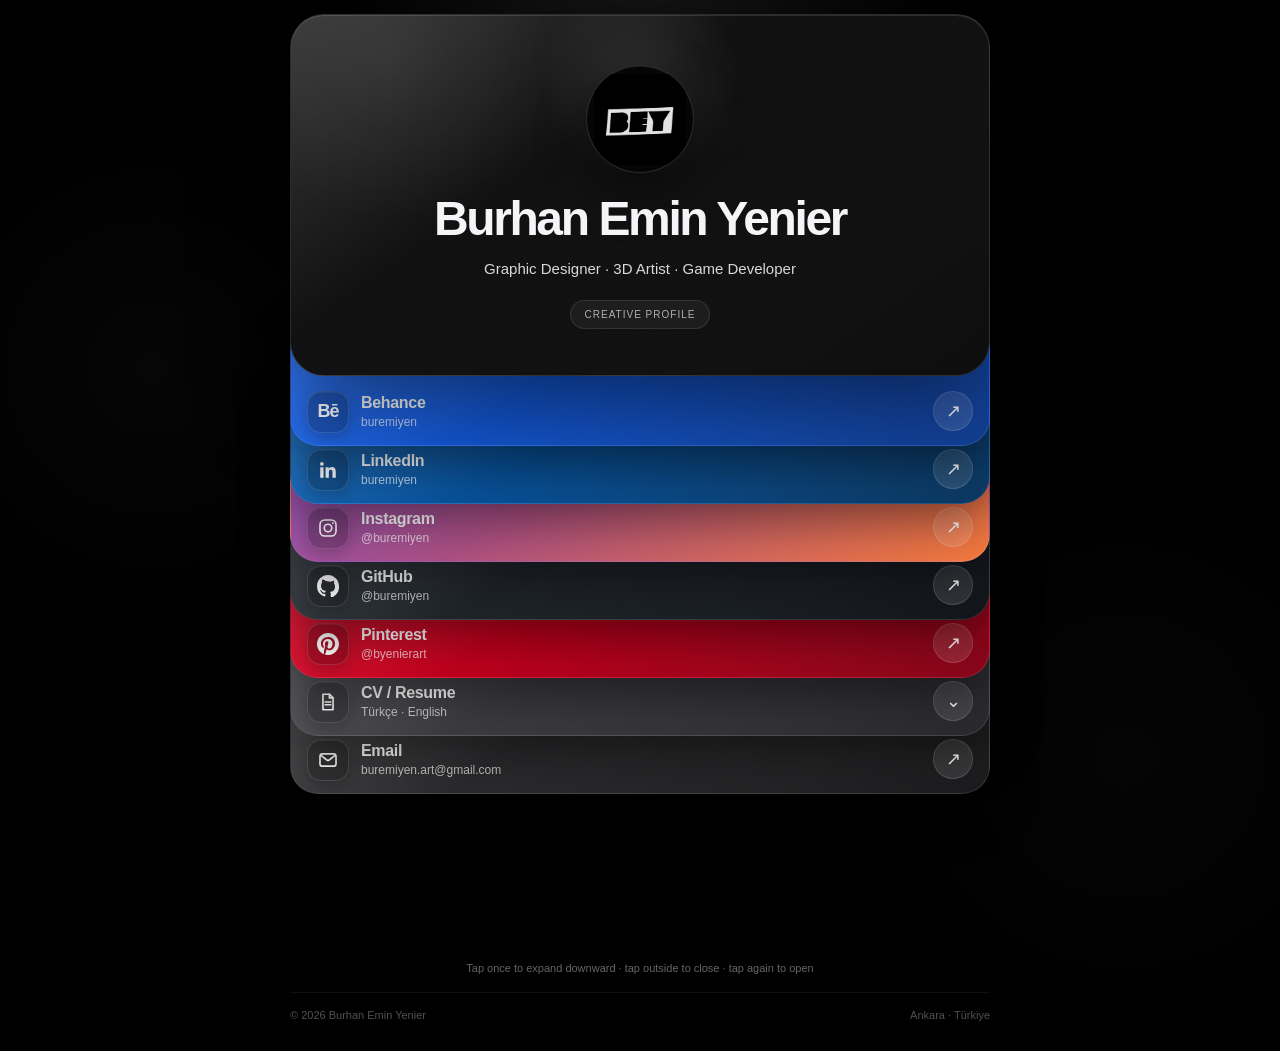
<file: index.html>
<!doctype html>
<html lang="en">
<head>
<meta charset="utf-8">
<meta name="viewport" content="width=device-width,initial-scale=1,viewport-fit=cover">
<meta name="theme-color" content="#000000">
<meta name="color-scheme" content="dark">
<meta name="description" content="Burhan Emin Yenier — Graphic Designer, 3D Artist and Game Developer.">
<meta property="og:title" content="Burhan Emin Yenier">
<meta property="og:description" content="Graphic Designer · 3D Artist · Game Developer">
<meta property="og:type" content="website">
<meta property="og:url" content="https://buremiyen.github.io/">
<meta property="og:image" content="https://buremiyen.github.io/IMG_0271.jpg">
<link rel="canonical" href="https://buremiyen.github.io/">
<link rel="icon" href="IMG_0271.jpg">
<link rel="apple-touch-icon" href="IMG_0271.jpg">
<title>Burhan Emin Yenier</title>
<style>
:root{--text:#f5f5f7;--muted:#8e8e93;--ease:cubic-bezier(.22,.61,.36,1);--page-bg:#000000}
*{box-sizing:border-box;-webkit-tap-highlight-color:transparent}
html,body{margin:0;background:var(--page-bg);color:var(--text);font-family:-apple-system,BlinkMacSystemFont,"SF Pro Display","SF Pro Text","Helvetica Neue",Arial,sans-serif}
body{min-height:100svh;overflow-x:hidden;background:radial-gradient(circle at 50% -8%,rgba(255,255,255,.10),transparent 25%),radial-gradient(circle at 12% 35%,rgba(255,255,255,.025),transparent 20%),radial-gradient(circle at 88% 72%,rgba(255,255,255,.018),transparent 22%),var(--page-bg);-webkit-font-smoothing:antialiased}
.page{width:min(720px,100%);margin:0 auto;padding:14px 10px calc(30px + env(safe-area-inset-bottom))}
.profile-card{position:relative;z-index:10;min-height:360px;overflow:hidden;border-radius:34px;border:1px solid rgba(255,255,255,.13);background:radial-gradient(circle at 50% 18%,rgba(255,255,255,.10),transparent 22%),radial-gradient(circle at 14% 12%,rgba(255,255,255,.05),transparent 24%),linear-gradient(145deg,#171719,#080809);box-shadow:0 28px 90px rgba(0,0,0,.55),inset 0 1px 0 rgba(255,255,255,.12);transition:transform .8s var(--ease),opacity .7s ease,filter .7s ease}
.profile-card::before{content:"";position:absolute;inset:0;pointer-events:none;background:linear-gradient(145deg,rgba(255,255,255,.15),transparent 38%,rgba(255,255,255,.025) 74%)}
.profile-inner{position:relative;z-index:1;min-height:360px;padding:30px 20px 26px;display:flex;flex-direction:column;align-items:center;justify-content:center;text-align:center}
.logo-ring{width:108px;height:108px;margin-bottom:22px;border-radius:50%;overflow:hidden;display:grid;place-items:center;background:#050506;border:1px solid rgba(255,255,255,.15);box-shadow:0 18px 52px rgba(0,0,0,.45),inset 0 1px 0 rgba(255,255,255,.08)}
.logo-ring img{width:86%;height:auto;display:block}.profile-name{margin:0;font-size:clamp(30px,7vw,48px);line-height:1.02;font-weight:700;letter-spacing:-.05em}.profile-role{margin:14px 0 0;color:rgba(255,255,255,.84);font-size:15px;line-height:1.5}.profile-chip{margin-top:19px;padding:8px 14px;border-radius:999px;border:1px solid rgba(255,255,255,.10);background:rgba(255,255,255,.05);color:rgba(255,255,255,.65);font-size:10px;letter-spacing:.10em}
.stack-section{position:relative;z-index:1;margin-top:-34px}.wallet{position:relative;height:560px;perspective:1200px}.card{--i:0;--peek:58px;--base:-22px;position:absolute;left:0;right:0;top:calc(var(--base) + var(--i) * var(--peek));height:126px;overflow:hidden;border-radius:28px;border:1px solid rgba(255,255,255,.12);box-shadow:0 18px 50px rgba(0,0,0,.44),inset 0 1px 0 rgba(255,255,255,.10);transition:height .42s var(--ease),transform .42s var(--ease),box-shadow .32s ease,opacity .55s ease,filter .55s ease;cursor:pointer;user-select:none;touch-action:manipulation}
.card::before{content:"";position:absolute;inset:0;pointer-events:none;background:linear-gradient(145deg,rgba(255,255,255,.15),transparent 38%,rgba(255,255,255,.025) 76%)}
.card[data-order="0"]{z-index:7}.card[data-order="1"]{z-index:6}.card[data-order="2"]{z-index:5}.card[data-order="3"]{z-index:4}.card[data-order="4"]{z-index:3}.card[data-order="5"]{z-index:2}.card[data-order="6"]{z-index:1}.card:hover{box-shadow:0 24px 74px rgba(0,0,0,.56),inset 0 1px 0 rgba(255,255,255,.14)}.card.active{height:156px;box-shadow:0 28px 82px rgba(0,0,0,.60),inset 0 1px 0 rgba(255,255,255,.18)}.card.shifted{transform:translateY(var(--shift,30px))}.card.active .row{transform:translateY(18px)}.card.active .open{transform:scale(1.05);background:rgba(255,255,255,.18)}.card.active .copy strong{transform:translateY(1px)}
.row{position:relative;z-index:1;height:100%;padding:70px 16px 14px;display:flex;align-items:flex-start;justify-content:space-between;gap:14px;transition:transform .42s var(--ease)}.left{min-width:0;display:flex;align-items:center;gap:12px}.icon{width:42px;height:42px;flex:0 0 42px;border-radius:14px;display:grid;place-items:center;background:rgba(0,0,0,.22);border:1px solid rgba(255,255,255,.14);box-shadow:inset 0 1px 0 rgba(255,255,255,.08),0 6px 16px rgba(0,0,0,.18);color:inherit}.icon svg{width:22px;height:22px;display:block;fill:currentColor}.icon svg.stroke{fill:none;stroke:currentColor;stroke-width:1.8;stroke-linecap:round;stroke-linejoin:round}.behance-mark{font-size:18px;line-height:1;font-weight:800;letter-spacing:-.06em;transform:translateY(-1px)}.copy{min-width:0}.copy strong{display:block;font-size:16px;line-height:1.05;font-weight:700;letter-spacing:-.02em;transition:transform .35s var(--ease)}.copy small{display:block;margin-top:4px;color:inherit;opacity:.72;font-size:12px;white-space:nowrap;overflow:hidden;text-overflow:ellipsis}.open{width:40px;height:40px;flex:0 0 40px;border-radius:50%;display:grid;place-items:center;background:rgba(255,255,255,.12);border:1px solid rgba(255,255,255,.14);color:inherit;font-size:18px;transition:transform .35s var(--ease),background .35s ease}
.behance{background:linear-gradient(145deg,#1769ff,#0d3c94)}.linkedin{background:linear-gradient(145deg,#0a66c2,#07345f)}.instagram{background:linear-gradient(145deg,#833ab4,#e1306c 50%,#f77737)}.github{background:linear-gradient(145deg,#2b3137,#0d1117)}.pinterest{background:linear-gradient(145deg,#e60023,#860014)}.cv{background:linear-gradient(145deg,#4b4b50,#242429)}.email{background:linear-gradient(145deg,#38383b,#171719)}
.cv-card.active{height:202px}.cv-actions{position:absolute;z-index:2;left:16px;right:16px;bottom:14px;display:flex;gap:8px;opacity:0;pointer-events:none;transform:translateY(10px);transition:opacity .28s ease,transform .38s var(--ease)}.cv-card.active .cv-actions{opacity:1;pointer-events:auto;transform:translateY(0)}.cv-option{flex:1;min-height:42px;display:flex;align-items:center;justify-content:center;text-decoration:none;color:#fff;font-size:12px;font-weight:600;border-radius:14px;border:1px solid rgba(255,255,255,.14);background:rgba(255,255,255,.09);box-shadow:inset 0 1px 0 rgba(255,255,255,.08)}.cv-option:active{background:rgba(255,255,255,.15)}
.status{min-height:16px;margin-top:10px;text-align:center;color:#8e8e93;font-size:11px}.hint{margin-top:8px;text-align:center;color:#65656a;font-size:11px}footer{margin-top:18px;padding-top:16px;border-top:1px solid rgba(255,255,255,.06);display:flex;justify-content:space-between;gap:12px;color:#505055;font-size:11px}
body.loading .profile-card{opacity:0;filter:blur(10px);transform:translateY(26px) scale(.985)}body.loading .card{opacity:0;filter:blur(8px);transform:translateY(28px)}body.loading .card[data-order="0"]{transition-delay:.08s}body.loading .card[data-order="1"]{transition-delay:.14s}body.loading .card[data-order="2"]{transition-delay:.20s}body.loading .card[data-order="3"]{transition-delay:.26s}body.loading .card[data-order="4"]{transition-delay:.32s}body.loading .card[data-order="5"]{transition-delay:.38s}body.loading .card[data-order="6"]{transition-delay:.44s}
@media(max-width:560px){.profile-card,.profile-inner{min-height:340px}.logo-ring{width:98px;height:98px}.profile-role{font-size:14px}.stack-section{margin-top:-30px}.wallet{height:540px}.card{--peek:56px;--base:-20px;height:122px}.card.active{height:152px}.cv-card.active{height:194px}.card.shifted{transform:translateY(var(--shift,30px))}.card.active .row{transform:translateY(16px)}.row{padding:68px 14px 12px}.icon{width:40px;height:40px;flex-basis:40px}.copy strong{font-size:15px}.copy small{font-size:11px}footer{flex-direction:column;align-items:center;text-align:center;gap:4px}}
@media(prefers-reduced-motion:reduce){*,*::before,*::after{transition:none!important;animation:none!important}body.loading .profile-card,body.loading .card{opacity:1;filter:none;transform:none}}
</style></head>
<body><main class="page"><section class="profile-card" id="profileCard"><div class="profile-inner"><div class="logo-ring"><img id="profileLogo" src="IMG_0271.jpg" alt="BEY logo"></div><h1 class="profile-name" id="profileName">Burhan Emin Yenier</h1><p class="profile-role" id="profileRole">Graphic Designer · 3D Artist · Game Developer</p><div class="profile-chip" id="profileChip">CREATIVE PROFILE</div></div></section>
<section class="stack-section"><div class="wallet" id="wallet"></div><div class="status" id="status"></div><div class="hint" id="hint">Tap once to expand downward · tap outside to close · tap again to open</div></section><footer><span id="footerLeft">© 2026 Burhan Emin Yenier</span><span id="footerRight">Ankara · Türkiye</span></footer></main>
<script>
const DEFAULT_CONFIG={"version":1,"profile":{"name":"Burhan Emin Yenier","role":"Graphic Designer · 3D Artist · Game Developer","chip":"CREATIVE PROFILE","logo":"IMG_0271.jpg"},"theme":{"pageBackground":"#000000","profileColor1":"#171719","profileColor2":"#080809","profileText":"#f5f5f7"},"cards":[{"id":"behance","label":"Behance","subtitle":"buremiyen","url":"https://www.behance.net/buremiyen","icon":"behance","color1":"#1769ff","color2":"#0d3c94","textColor":"#ffffff","enabled":true},{"id":"linkedin","label":"LinkedIn","subtitle":"buremiyen","url":"https://www.linkedin.com/in/buremiyen","icon":"linkedin","color1":"#0a66c2","color2":"#07345f","textColor":"#ffffff","enabled":true},{"id":"instagram","label":"Instagram","subtitle":"@buremiyen","url":"https://www.instagram.com/buremiyen","icon":"instagram","color1":"#833ab4","color2":"#f77737","textColor":"#ffffff","enabled":true},{"id":"github","label":"GitHub","subtitle":"@buremiyen","url":"https://github.com/buremiyen","icon":"github","color1":"#2b3137","color2":"#0d1117","textColor":"#ffffff","enabled":true},{"id":"pinterest","label":"Pinterest","subtitle":"@byenierart","url":"https://tr.pinterest.com/byenierart/","icon":"pinterest","color1":"#e60023","color2":"#860014","textColor":"#ffffff","enabled":true},{"id":"cv","label":"CV / Resume","subtitle":"Türkçe · English","url":"","icon":"cv","color1":"#4b4b50","color2":"#242429","textColor":"#ffffff","enabled":true,"type":"cv","actions":[{"label":"Türkçe CV ↗","url":"cv-tr.html"},{"label":"English CV ↗","url":"cv-en.html"}]},{"id":"email","label":"Email","subtitle":"buremiyen.art@gmail.com","url":"mailto:buremiyen.art@gmail.com","icon":"email","color1":"#38383b","color2":"#171719","textColor":"#ffffff","enabled":true}],"footer":{"left":"© 2026 Burhan Emin Yenier","right":"Ankara · Türkiye"},"ui":{"hint":"Tap once to expand downward · tap outside to close · tap again to open"}};
const wallet=document.getElementById('wallet');
const status=document.getElementById('status');
let cards=[];
let active=null;

function iconHTML(type){
  const icons={
    behance:'<span class="behance-mark">Bē</span>',
    linkedin:'<svg viewBox="0 0 24 24" aria-hidden="true"><path d="M20.45 20.45h-3.55v-5.57c0-1.33-.03-3.04-1.85-3.04-1.85 0-2.14 1.45-2.14 2.94v5.67H9.36V9h3.41v1.56h.05c.48-.9 1.64-1.85 3.37-1.85 3.6 0 4.27 2.37 4.27 5.46v6.28zM5.34 7.43a2.06 2.06 0 1 1 0-4.13 2.06 2.06 0 0 1 0 4.13zM7.12 20.45H3.56V9h3.56v11.45z"/></svg>',
    instagram:'<svg class="stroke" viewBox="0 0 24 24" aria-hidden="true"><rect x="3.25" y="3.25" width="17.5" height="17.5" rx="5.25"/><circle cx="12" cy="12" r="4.1"/><circle cx="17.35" cy="6.7" r="1" fill="currentColor" stroke="none"/></svg>',
    github:'<svg viewBox="0 0 16 16" aria-hidden="true"><path d="M8 0C3.58 0 0 3.58 0 8a8 8 0 0 0 5.47 7.59c.4.07.55-.17.55-.38 0-.19-.01-.82-.01-1.49-2.01.37-2.53-.49-2.69-.94-.09-.23-.48-.94-.82-1.13-.28-.15-.68-.52-.01-.53.63-.01 1.08.58 1.23.82.72 1.21 1.87.87 2.33.66.07-.52.28-.87.5-1.07-1.78-.2-3.64-.89-3.64-3.95 0-.87.31-1.59.82-2.15-.08-.2-.36-1.02.08-2.12 0 0 .67-.21 2.2.82A7.65 7.65 0 0 1 8 4.69c.68 0 1.37.09 2.01.27 1.53-1.04 2.2-.82 2.2-.82.44 1.1.16 1.92.08 2.12.51.56.82 1.27.82 2.15 0 3.07-1.87 3.75-3.65 3.95.29.25.54.73.54 1.48 0 1.07-.01 1.93-.01 2.2 0 .21.15.46.55.38A8.01 8.01 0 0 0 16 8c0-4.42-3.58-8-8-8Z"/></svg>',
    pinterest:'<svg viewBox="0 0 24 24" aria-hidden="true"><path d="M12 0C5.37 0 0 5.37 0 12c0 5.08 3.16 9.42 7.62 11.16-.1-.95-.2-2.4.04-3.44.22-.94 1.4-5.96 1.4-5.96s-.35-.72-.35-1.78c0-1.66.96-2.91 2.16-2.91 1.02 0 1.52.77 1.52 1.69 0 1.03-.65 2.56-.99 3.99-.29 1.19.6 2.16 1.77 2.16 2.13 0 3.77-2.24 3.77-5.48 0-2.86-2.06-4.87-5.01-4.87-3.41 0-5.41 2.56-5.41 5.2 0 1.03.39 2.14.89 2.74.1.12.11.23.08.35-.09.38-.29 1.2-.33 1.36-.05.22-.17.27-.4.17-1.5-.69-2.43-2.88-2.43-4.65 0-3.77 2.75-7.25 7.92-7.25 4.16 0 7.39 2.97 7.39 6.92 0 4.14-2.61 7.46-6.23 7.46-1.21 0-2.36-.63-2.76-1.38l-.75 2.85c-.27 1.05-1 2.35-1.49 3.15 1.12.34 2.31.53 3.55.53 6.61 0 11.99-5.37 11.99-11.99C24 5.37 18.63 0 12 0z"/></svg>',
    cv:'<svg class="stroke" viewBox="0 0 24 24" aria-hidden="true"><path d="M6.5 3.5h7l4 4v13h-11z"/><path d="M13.5 3.5v4h4"/><path d="M9 12h6M9 15h6"/></svg>',
    email:'<svg class="stroke" viewBox="0 0 24 24" aria-hidden="true"><rect x="3.25" y="5.25" width="17.5" height="13.5" rx="2.75"/><path d="m4.6 7.15 6.15 4.85a2 2 0 0 0 2.5 0l6.15-4.85"/></svg>',
    youtube:'<svg viewBox="0 0 24 24" aria-hidden="true"><path d="M23.5 6.2a3 3 0 0 0-2.1-2.1C19.5 3.6 12 3.6 12 3.6s-7.5 0-9.4.5A3 3 0 0 0 .5 6.2 31 31 0 0 0 0 12a31 31 0 0 0 .5 5.8 3 3 0 0 0 2.1 2.1c1.9.5 9.4.5 9.4.5s7.5 0 9.4-.5a3 3 0 0 0 2.1-2.1A31 31 0 0 0 24 12a31 31 0 0 0-.5-5.8ZM9.6 15.6V8.4l6.3 3.6-6.3 3.6Z"/></svg>',
    tiktok:'<span style="font-size:22px;font-weight:800">♪</span>',
    link:'<svg class="stroke" viewBox="0 0 24 24" aria-hidden="true"><path d="M10 13a5 5 0 0 0 7.1.1l2-2a5 5 0 0 0-7.1-7.1l-1.1 1.1"/><path d="M14 11a5 5 0 0 0-7.1-.1l-2 2A5 5 0 0 0 12 20l1.1-1.1"/></svg>'
  };
  return icons[type]||icons.link;
}

function clearActive(){
  cards.forEach(c=>{c.classList.remove('active','shifted');c.style.removeProperty('--shift')});
  active=null;
  status.textContent='';
}

function bindCard(card,item,index){
  card.addEventListener('click',e=>{
    e.stopPropagation();
    if(active===card){
      if(item.type==='cv'){clearActive();return}
      if(item.url){
        if(item.url.startsWith('mailto:')) location.href=item.url;
        else window.open(item.url,'_blank','noopener,noreferrer');
      }
      return;
    }
    const shiftAmount=item.type==='cv'?76:30;
    cards.forEach((c,i)=>{
      c.classList.remove('active','shifted');
      c.style.removeProperty('--shift');
      if(i>index){c.classList.add('shifted');c.style.setProperty('--shift',shiftAmount+'px')}
    });
    card.classList.add('active');
    active=card;
    status.textContent=item.type==='cv'?'Choose a CV language':'Selected · tap again to open';
  });
}

function render(config){
  const p=config.profile||DEFAULT_CONFIG.profile;
  const t=config.theme||DEFAULT_CONFIG.theme;
  document.documentElement.style.setProperty('--page-bg',t.pageBackground||'#000000');
  document.getElementById('profileName').textContent=p.name||'';
  document.getElementById('profileRole').textContent=p.role||'';
  const chip=document.getElementById('profileChip');
  chip.textContent=p.chip||'';
  chip.style.display=p.chip?'block':'none';
  const logo=document.getElementById('profileLogo');
  logo.src=p.logo||'IMG_0271.jpg';
  logo.alt=(p.name||'BEY')+' logo';
  const profileCard=document.getElementById('profileCard');
  profileCard.style.background='radial-gradient(circle at 50% 18%,rgba(255,255,255,.10),transparent 22%),radial-gradient(circle at 14% 12%,rgba(255,255,255,.05),transparent 24%),linear-gradient(145deg,'+(t.profileColor1||'#171719')+','+(t.profileColor2||'#080809')+')';
  profileCard.style.color=t.profileText||'#f5f5f7';
  document.title=p.name||'Portfolio';

  wallet.innerHTML='';
  const visible=(config.cards||[]).filter(x=>x.enabled!==false);
  visible.forEach((item,index)=>{
    const card=document.createElement('article');
    card.className='card'+(item.type==='cv'?' cv cv-card':'');
    card.dataset.order=index;
    card.dataset.type=item.type||'link';
    card.style.setProperty('--i',index);
    card.style.zIndex=String(visible.length-index);
    card.style.background='linear-gradient(145deg,'+(item.color1||'#333')+','+(item.color2||item.color1||'#111')+')';
    card.style.color=item.textColor||'#fff';

    const row=document.createElement('div');row.className='row';
    const left=document.createElement('div');left.className='left';
    const icon=document.createElement('div');icon.className='icon';icon.innerHTML=iconHTML(item.icon);
    const copy=document.createElement('div');copy.className='copy';
    const strong=document.createElement('strong');strong.textContent=item.label||'Link';
    const small=document.createElement('small');small.textContent=item.subtitle||'';
    copy.append(strong,small);left.append(icon,copy);
    const open=document.createElement('div');open.className='open';open.textContent=item.type==='cv'?'⌄':'↗';
    row.append(left,open);card.append(row);

    if(item.type==='cv'){
      const actions=document.createElement('div');actions.className='cv-actions';
      (item.actions||[]).forEach(a=>{
        const link=document.createElement('a');link.className='cv-option';link.href=a.url||'#';link.target='_blank';link.rel='noreferrer';link.textContent=a.label||'Open';
        link.addEventListener('click',e=>e.stopPropagation());
        actions.appendChild(link);
      });
      card.appendChild(actions);
    }
    wallet.appendChild(card);
  });
  cards=[...wallet.querySelectorAll('.card')];
  cards.forEach((card,index)=>bindCard(card,visible[index],index));
  const peek=window.matchMedia('(max-width:560px)').matches?56:58;
  wallet.style.height=Math.max(window.matchMedia('(max-width:560px)').matches?500:520,180+visible.length*peek)+'px';
  const ft=config.footer||{};
  document.getElementById('footerLeft').textContent=ft.left||'';
  document.getElementById('footerRight').textContent=ft.right||'';
  document.getElementById('hint').textContent=(config.ui&&config.ui.hint)||'';
  clearActive();
}

wallet.addEventListener('click',e=>{if(e.target===wallet)clearActive()});
document.addEventListener('click',e=>{if(!wallet.contains(e.target))clearActive()});
document.addEventListener('keydown',e=>{if(e.key==='Escape')clearActive()});

render(DEFAULT_CONFIG);
const SUPABASE_URL='https://kaajocwjavntyxxncrkg.supabase.co';
const SUPABASE_KEY='sb_publishable_rgiEC1gb5Plbmgg5cwRx8g_GEY1Xicq';
fetch(SUPABASE_URL+'/rest/v1/portfolio_site_config?id=eq.1&select=config',{cache:'no-store',headers:{apikey:SUPABASE_KEY,Authorization:'Bearer '+SUPABASE_KEY}})
  .then(r=>r.ok?r.json():Promise.reject(new Error('config')))
  .then(rows=>{if(rows&&rows[0]&&rows[0].config)render(rows[0].config)})
  .catch(()=>fetch('site-config.json?v='+Date.now(),{cache:'no-store'}).then(r=>r.ok?r.json():Promise.reject()).then(render).catch(()=>{}));
</script></body><!-- pages-redeploy-trigger -->
</html>
</file>
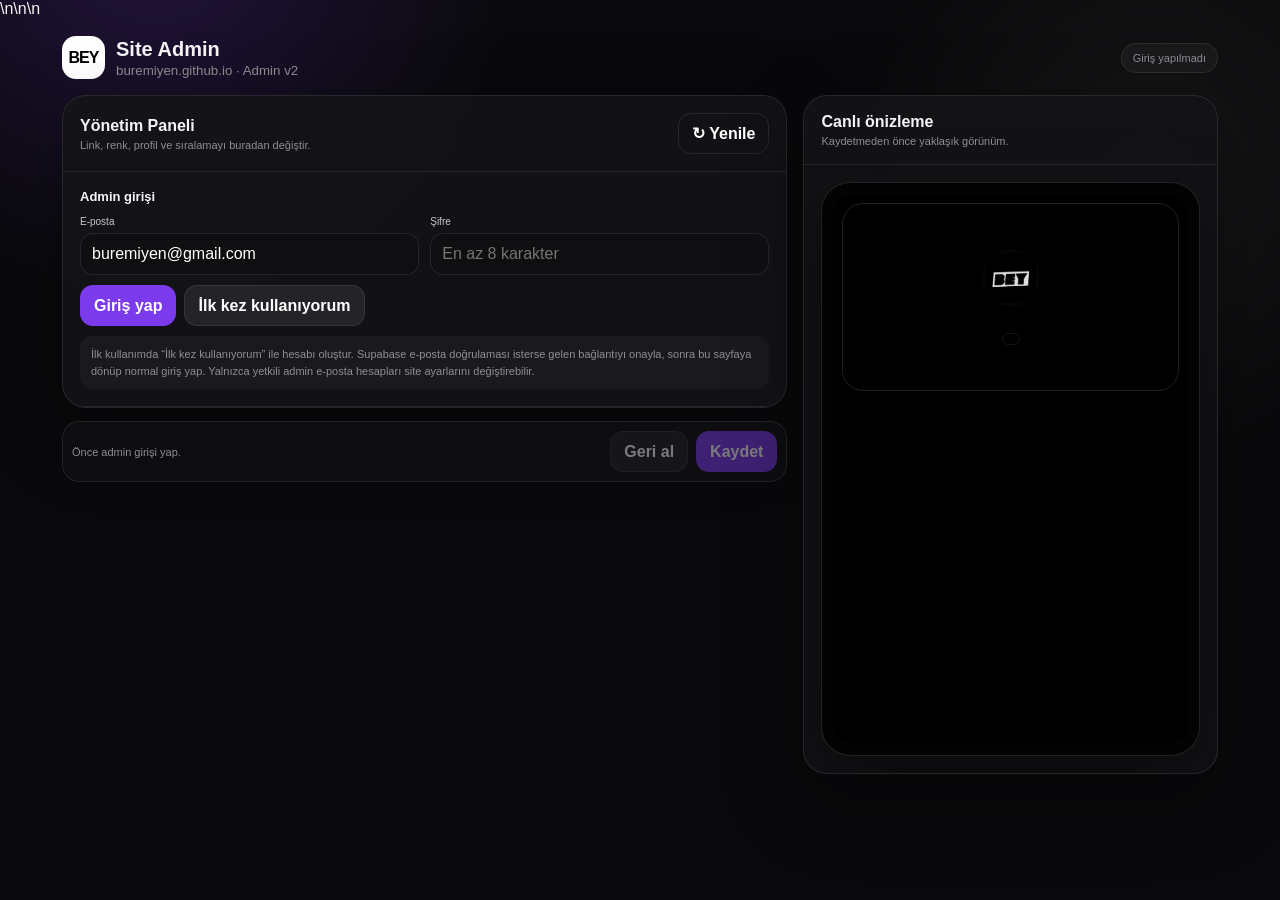
<file: admin/index.html>
<!doctype html>
<html lang="tr">
<head>
<meta charset="utf-8">
<meta name="viewport" content="width=device-width,initial-scale=1,viewport-fit=cover">\n<meta http-equiv="Cache-Control" content="no-cache, no-store, must-revalidate">\n<meta http-equiv="Pragma" content="no-cache">\n<meta http-equiv="Expires" content="0">
<meta name="theme-color" content="#09090b">
<title>BEY Admin</title>
<style>
:root{--bg:#09090b;--panel:#151518;--line:rgba(255,255,255,.09);--text:#f5f5f7;--muted:#8e8e93;--accent:#7c3aed;--ok:#30d158;--danger:#ff453a}
*{box-sizing:border-box;-webkit-tap-highlight-color:transparent}
html,body{margin:0;background:var(--bg);color:var(--text);font-family:-apple-system,BlinkMacSystemFont,"SF Pro Display","SF Pro Text","Helvetica Neue",Arial,sans-serif}
body{min-height:100svh;background:radial-gradient(circle at 12% -8%,rgba(124,58,237,.22),transparent 25%),radial-gradient(circle at 90% 18%,rgba(255,255,255,.05),transparent 22%),var(--bg);-webkit-font-smoothing:antialiased}
button,input,select{font:inherit}button{cursor:pointer}.shell{width:min(1180px,100%);margin:0 auto;padding:18px 12px 60px}
.top{display:flex;justify-content:space-between;gap:12px;align-items:center;margin-bottom:16px}.brand{display:flex;align-items:center;gap:11px}.mark{width:43px;height:43px;border-radius:14px;background:#fff;color:#000;display:grid;place-items:center;font-weight:900;letter-spacing:-.06em}.brand h1{margin:0;font-size:20px}.brand small{display:block;color:var(--muted);margin-top:2px}.pill{padding:8px 11px;border:1px solid var(--line);border-radius:999px;background:rgba(255,255,255,.04);font-size:11px;color:var(--muted)}.pill.ok{color:#b5f6c6;border-color:rgba(48,209,88,.28);background:rgba(48,209,88,.08)}
.layout{display:grid;grid-template-columns:minmax(0,1.4fr) minmax(320px,.8fr);gap:16px;align-items:start}.panel{background:rgba(21,21,24,.9);backdrop-filter:blur(20px);border:1px solid var(--line);border-radius:24px;overflow:hidden;box-shadow:0 24px 80px rgba(0,0,0,.28)}.head{padding:17px;border-bottom:1px solid var(--line);display:flex;justify-content:space-between;gap:10px;align-items:center}.head h2{font-size:16px;margin:0}.head p{font-size:11px;color:var(--muted);margin:4px 0 0}.sec{padding:17px;border-bottom:1px solid var(--line)}.sec:last-child{border-bottom:0}.sec h3{margin:0 0 12px;font-size:13px}
label{display:block;font-size:10px;color:#c7c7cc;margin-bottom:6px}.g2{display:grid;grid-template-columns:1fr 1fr;gap:11px}.g3{display:grid;grid-template-columns:1fr 1fr 1fr;gap:11px}
input[type=text],input[type=url],input[type=password],select{width:100%;height:42px;border:1px solid var(--line);border-radius:13px;background:#0f0f12;color:#fff;padding:0 11px;outline:none}input:focus,select:focus{border-color:#7c3aed;box-shadow:0 0 0 3px rgba(124,58,237,.12)}input[type=color]{width:100%;height:42px;border:1px solid var(--line);border-radius:13px;background:#0f0f12;padding:5px}
.btn{min-height:41px;border:1px solid var(--line);border-radius:13px;background:#232328;color:#fff;padding:0 13px;font-weight:650}.btn.primary{background:var(--accent);border-color:transparent}.btn.ghost{background:transparent}.btn.danger{color:#ffaaa5}.btn:disabled{opacity:.45;cursor:not-allowed}.authbox{display:grid;gap:10px}.auth-actions{display:flex;gap:8px;flex-wrap:wrap}.notice{font-size:11px;line-height:1.5;color:var(--muted);background:rgba(255,255,255,.035);padding:10px 11px;border-radius:12px}
.cards{display:grid;gap:10px}.edit-card{border:1px solid var(--line);border-radius:17px;background:#101013;overflow:hidden}.card-head{display:flex;align-items:center;justify-content:space-between;padding:11px;border-bottom:1px solid var(--line);gap:9px}.card-name{display:flex;align-items:center;gap:9px;min-width:0}.swatch{width:27px;height:27px;border-radius:8px;border:1px solid rgba(255,255,255,.15)}.card-name strong{font-size:12px;white-space:nowrap;overflow:hidden;text-overflow:ellipsis}.mini{display:flex;gap:5px}.iconbtn{width:33px;height:33px;border:1px solid var(--line);border-radius:10px;background:#1c1c20;color:#fff}.iconbtn.danger{color:#ff8c86}.card-body{padding:11px;display:grid;gap:10px}.toggle{display:flex;justify-content:space-between;align-items:center;font-size:11px;color:#c7c7cc}.toggle input{width:19px;height:19px}.add{width:100%;height:46px;margin-top:10px;border:1px dashed rgba(255,255,255,.2);border-radius:15px;background:transparent;color:#c7c7cc}
.preview{position:sticky;top:12px}.phone{padding:11px;border-radius:29px;background:#030303;border:1px solid rgba(255,255,255,.12);box-shadow:0 30px 80px rgba(0,0,0,.45)}.screen{min-height:550px;border-radius:21px;overflow:hidden;background:#000;padding:9px}.p-profile{min-height:188px;border-radius:21px;border:1px solid rgba(255,255,255,.12);display:flex;align-items:center;justify-content:center;flex-direction:column;text-align:center;padding:16px}.p-logo{width:58px;height:58px;border-radius:50%;overflow:hidden;background:#050506;display:grid;place-items:center;margin-bottom:11px}.p-logo img{width:86%}.p-profile h4{font-size:19px;margin:0;letter-spacing:-.04em}.p-profile p{font-size:8px;opacity:.72;margin:7px 0 0}.p-chip{font-size:7px;margin-top:8px;padding:5px 8px;border:1px solid rgba(255,255,255,.12);border-radius:999px;opacity:.65}.p-cards{position:relative;margin-top:-17px;min-height:305px}.p-card{position:absolute;left:0;right:0;height:68px;border-radius:16px;border:1px solid rgba(255,255,255,.12);padding:0 10px 9px;display:flex;align-items:flex-end;box-shadow:0 10px 25px rgba(0,0,0,.3)}.p-card strong{font-size:9px}.p-card small{display:block;font-size:7px;opacity:.7;margin-top:2px}.p-foot{display:flex;justify-content:space-between;font-size:7px;color:#555;padding:8px 2px 0}
.savebar{position:sticky;bottom:8px;margin-top:13px;border:1px solid var(--line);border-radius:17px;background:rgba(15,15,18,.9);backdrop-filter:blur(18px);padding:9px;display:flex;justify-content:space-between;align-items:center;gap:10px}.msg{font-size:11px;color:var(--muted)}.hidden{display:none!important}
@media(max-width:850px){.layout{grid-template-columns:1fr}.preview{position:static}.phone{max-width:430px;margin:auto}}
@media(max-width:560px){.shell{padding:10px 8px 40px}.g2,.g3{grid-template-columns:1fr}.panel{border-radius:20px}.sec{padding:13px}.savebar{bottom:5px;align-items:stretch;flex-direction:column}.savebar .btn{width:100%}}
</style>
</head>
<body>
<div class="shell">
<header class="top"><div class="brand"><div class="mark">BEY</div><div><h1>Site Admin</h1><small>buremiyen.github.io · Admin v2</small></div></div><div class="pill" id="authState">Giriş yapılmadı</div></header>

<div class="layout">
<div>
<section class="panel">
<div class="head"><div><h2>Yönetim Paneli</h2><p>Link, renk, profil ve sıralamayı buradan değiştir.</p></div><button class="btn ghost" id="reload">↻ Yenile</button></div>

<div class="sec" id="loginSec">
<h3>Admin girişi</h3>
<div class="authbox">
<div class="g2"><div><label>E-posta</label><input id="email" type="text" value="buremiyen@gmail.com"></div><div><label>Şifre</label><input id="password" type="password" autocomplete="current-password" placeholder="En az 8 karakter"></div></div>
<div class="auth-actions"><button class="btn primary" id="login">Giriş yap</button><button class="btn" id="signup">İlk kez kullanıyorum</button></div>
<div class="notice">İlk kullanımda “İlk kez kullanıyorum” ile hesabı oluştur. Supabase e-posta doğrulaması isterse gelen bağlantıyı onayla, sonra bu sayfaya dönüp normal giriş yap. Yalnızca yetkili admin e-posta hesapları site ayarlarını değiştirebilir.</div>
</div>
</div>

<div id="editor" class="hidden">
<div class="sec"><h3>Profil</h3><div class="g2">
<div><label>Ad Soyad</label><input id="profileName" type="text"></div>
<div><label>Ünvan / açıklama</label><input id="profileRole" type="text"></div>
<div><label>Rozet yazısı</label><input id="profileChip" type="text"></div>
<div><label>Logo yolu / URL</label><input id="profileLogo" type="text"></div>
</div></div>

<div class="sec"><h3>Genel görünüm</h3><div class="g3">
<div><label>Sayfa arka planı</label><input id="pageBg" type="color"></div>
<div><label>Profil rengi 1</label><input id="profileC1" type="color"></div>
<div><label>Profil rengi 2</label><input id="profileC2" type="color"></div>
</div></div>

<div class="sec"><div style="display:flex;justify-content:space-between;align-items:center;gap:10px;margin-bottom:12px"><h3 style="margin:0">Link kartları</h3><span style="font-size:10px;color:var(--muted)">↑ ↓ ile sırala</span></div><div id="cards" class="cards"></div><button id="add" class="add">＋ Yeni link kartı ekle</button></div>

<div class="sec"><h3>Alt bilgi</h3><div class="g2"><div><label>Sol metin</label><input id="footL" type="text"></div><div><label>Sağ metin</label><input id="footR" type="text"></div></div></div>
</div>
</section>

<div class="savebar"><div class="msg" id="msg">Önce admin girişi yap.</div><div style="display:flex;gap:8px"><button class="btn" id="undo" disabled>Geri al</button><button class="btn primary" id="save" disabled>Kaydet</button></div></div>
</div>

<aside class="preview"><section class="panel"><div class="head"><div><h2>Canlı önizleme</h2><p>Kaydetmeden önce yaklaşık görünüm.</p></div></div><div class="sec"><div class="phone"><div class="screen" id="screen"><div class="p-profile" id="pp"><div class="p-logo"><img id="plogo" src="../IMG_0271.jpg" alt=""></div><h4 id="pname"></h4><p id="prole"></p><div class="p-chip" id="pchip"></div></div><div id="pcards" class="p-cards"></div><div class="p-foot"><span id="pfl"></span><span id="pfr"></span></div></div></div></div></section></aside>
</div>
</div>

<script type="module">
import { createClient } from 'https://esm.sh/@supabase/supabase-js@2';
const URL='https://kaajocwjavntyxxncrkg.supabase.co';
const KEY='sb_publishable_rgiEC1gb5Plbmgg5cwRx8g_GEY1Xicq';
const ADMIN_EMAILS=['buremiyen.art@gmail.com','buremiyen@gmail.com'];
const supabase=createClient(URL,KEY);
const $=id=>document.getElementById(id);
const clone=o=>JSON.parse(JSON.stringify(o));
let config=null,original=null,session=null;

function note(t,ok=false){$('msg').textContent=t;$('msg').style.color=ok?'#8df0a8':'var(--muted)'}
function validHex(v,f='#333333'){return /^#[0-9a-f]{6}$/i.test(v||'')?v:f}

async function loadConfig(){
  const {data,error}=await supabase.from('portfolio_site_config').select('config').eq('id',1).single();
  if(error)throw error;
  config=clone(data.config);original=clone(config);fill();renderCards();preview();
}
function fill(){
  const p=config.profile||{},t=config.theme||{},f=config.footer||{};
  $('profileName').value=p.name||'';$('profileRole').value=p.role||'';$('profileChip').value=p.chip||'';$('profileLogo').value=p.logo||'IMG_0271.jpg';
  $('pageBg').value=validHex(t.pageBackground,'#000000');$('profileC1').value=validHex(t.profileColor1,'#171719');$('profileC2').value=validHex(t.profileColor2,'#080809');
  $('footL').value=f.left||'';$('footR').value=f.right||'';
}
function sync(){
  if(!config)return;config.profile=config.profile||{};config.theme=config.theme||{};config.footer=config.footer||{};
  config.profile.name=$('profileName').value.trim();config.profile.role=$('profileRole').value.trim();config.profile.chip=$('profileChip').value.trim();config.profile.logo=$('profileLogo').value.trim()||'IMG_0271.jpg';
  config.theme.pageBackground=$('pageBg').value;config.theme.profileColor1=$('profileC1').value;config.theme.profileColor2=$('profileC2').value;
  config.footer.left=$('footL').value;config.footer.right=$('footR').value;
}
function field(name,input){const d=document.createElement('div'),l=document.createElement('label');l.textContent=name;d.append(l,input);return d}
function row2(a,b){const d=document.createElement('div');d.className='g2';d.append(a,b);return d}
function txt(v,fn,type='text'){const i=document.createElement('input');i.type=type;i.value=v||'';i.oninput=()=>{fn(i.value);preview()};return i}
function col(v,fn){const i=document.createElement('input');i.type='color';i.value=validHex(v);i.oninput=()=>{fn(i.value);preview()};return i}
function icons(v,fn){const s=document.createElement('select');['link','behance','linkedin','instagram','github','pinterest','youtube','tiktok','email','cv'].forEach(x=>{const o=document.createElement('option');o.value=x;o.textContent=x[0].toUpperCase()+x.slice(1);s.append(o)});s.value=v||'link';s.onchange=()=>{fn(s.value);preview()};return s}
function mini(t,fn,danger=false){const b=document.createElement('button');b.className='iconbtn'+(danger?' danger':'');b.type='button';b.textContent=t;b.onclick=fn;return b}

function renderCards(){
  const host=$('cards');host.innerHTML='';
  (config.cards||[]).forEach((it,i)=>{
    const box=document.createElement('div');box.className='edit-card';
    const hd=document.createElement('div');hd.className='card-head';
    const left=document.createElement('div');left.className='card-name';const sw=document.createElement('div');sw.className='swatch';sw.style.background='linear-gradient(145deg,'+(it.color1||'#333')+','+(it.color2||'#111')+')';const st=document.createElement('strong');st.textContent=it.label||'Yeni Link';left.append(sw,st);
    const ma=document.createElement('div');ma.className='mini';ma.append(mini('↑',()=>move(i,-1)),mini('↓',()=>move(i,1)),mini('×',()=>remove(i),true));hd.append(left,ma);
    const bd=document.createElement('div');bd.className='card-body';
    bd.append(row2(field('Başlık',txt(it.label,v=>{it.label=v;st.textContent=v||'Yeni Link'})),field('Alt yazı / kullanıcı adı',txt(it.subtitle,v=>it.subtitle=v))));
    bd.append(field('Bağlantı',txt(it.url,v=>it.url=v,'url')));
    const g=document.createElement('div');g.className='g3';
    g.append(field('İkon',icons(it.icon,v=>it.icon=v)),field('Renk 1',col(it.color1,v=>{it.color1=v;sw.style.background='linear-gradient(145deg,'+v+','+(it.color2||v)+')'})),field('Renk 2',col(it.color2,v=>{it.color2=v;sw.style.background='linear-gradient(145deg,'+(it.color1||v)+','+v+')'})));bd.append(g);
    if(it.type==='cv'){const a=it.actions||(it.actions=[{label:'Türkçe CV ↗',url:'cv-tr.html'},{label:'English CV ↗',url:'cv-en.html'}]);bd.append(row2(field('Türkçe CV',txt(a[0]?.url||'cv-tr.html',v=>{if(a[0])a[0].url=v})),field('English CV',txt(a[1]?.url||'cv-en.html',v=>{if(a[1])a[1].url=v}))))}
    const tg=document.createElement('div');tg.className='toggle';const span=document.createElement('span');span.textContent='Kart sitede görünsün';const ck=document.createElement('input');ck.type='checkbox';ck.checked=it.enabled!==false;ck.onchange=()=>{it.enabled=ck.checked;preview()};tg.append(span,ck);bd.append(tg);
    box.append(hd,bd);host.append(box);
  });
}
function move(i,d){const n=i+d;if(n<0||n>=config.cards.length)return;[config.cards[i],config.cards[n]]=[config.cards[n],config.cards[i]];renderCards();preview()}
function remove(i){if(!confirm('Bu kart silinsin mi?'))return;config.cards.splice(i,1);renderCards();preview()}
function add(){config.cards.push({id:'link-'+Date.now(),label:'Yeni Link',subtitle:'@kullanici',url:'https://',icon:'link',color1:'#7c3aed',color2:'#312e81',textColor:'#ffffff',enabled:true});renderCards();preview()}

function preview(){
  if(!config)return;sync();const p=config.profile||{},t=config.theme||{};
  $('screen').style.background=t.pageBackground||'#000';$('pp').style.background='linear-gradient(145deg,'+(t.profileColor1||'#171719')+','+(t.profileColor2||'#080809')+')';
  $('pname').textContent=p.name||'';$('prole').textContent=p.role||'';$('pchip').textContent=p.chip||'';$('pchip').style.display=p.chip?'block':'none';
  const logo=p.logo||'IMG_0271.jpg';$('plogo').src=/^(https?:|data:|\/)/.test(logo)?logo:'../'+logo;
  const h=$('pcards');h.innerHTML='';(config.cards||[]).filter(x=>x.enabled!==false).forEach((it,i)=>{const d=document.createElement('div');d.className='p-card';d.style.top=(i*36)+'px';d.style.zIndex=99-i;d.style.background='linear-gradient(145deg,'+(it.color1||'#333')+','+(it.color2||'#111')+')';d.style.color=it.textColor||'#fff';const x=document.createElement('div'),s=document.createElement('strong'),sm=document.createElement('small');s.textContent=it.label||'Link';sm.textContent=it.subtitle||'';x.append(s,sm);d.append(x);h.append(d)});
  $('pfl').textContent=config.footer?.left||'';$('pfr').textContent=config.footer?.right||'';
}
async function refreshSessionUI(){
  const {data}=await supabase.auth.getSession();session=data.session;
  const allowed=ADMIN_EMAILS.includes(session?.user?.email?.toLowerCase());
  $('authState').textContent=allowed?'● Admin bağlı':'Giriş yapılmadı';$('authState').classList.toggle('ok',!!allowed);
  $('loginSec').classList.toggle('hidden',!!allowed);$('editor').classList.toggle('hidden',!allowed);$('save').disabled=!allowed;$('undo').disabled=!allowed;
  if(allowed){await loadConfig();note('Hazır. Değişiklikleri kaydedebilirsin.',true)}
}
async function login(){
  const email=$('email').value.trim().toLowerCase(),password=$('password').value;
  if(!ADMIN_EMAILS.includes(email)){note('Bu e-posta admin olarak yetkili değil.');return}
  const {error}=await supabase.auth.signInWithPassword({email,password});if(error){note(error.message);return}await refreshSessionUI();
}
async function signup(){
  const email=$('email').value.trim().toLowerCase(),password=$('password').value;
  if(!ADMIN_EMAILS.includes(email)){note('Yalnızca yetkili admin e-postasıyla hesap oluşturulabilir.');return}
  if(password.length<8){note('Şifre en az 8 karakter olmalı.');return}
  const {data,error}=await supabase.auth.signUp({email,password});
  if(error){note(error.message);return}
  if(data.session){await refreshSessionUI()}else note('Hesap oluşturuldu. E-postana gelen doğrulama bağlantısını onayla, sonra buraya dönüp giriş yap.',true);
}
async function save(){
  sync();$('save').disabled=true;$('save').textContent='Kaydediliyor…';
  const {error}=await supabase.from('portfolio_site_config').update({config}).eq('id',1);
  $('save').textContent='Kaydet';$('save').disabled=false;
  if(error){note(error.message);return}original=clone(config);note('Kaydedildi ✅ Ana site birkaç saniye içinde yeni ayarları gösterecek.',true);
}
function undo(){config=clone(original);fill();renderCards();preview();note('Kaydedilmemiş değişiklikler geri alındı.')}
async function reload(){try{await loadConfig();note('Canlı ayarlar yeniden yüklendi.',true)}catch(e){note(e.message)}}
['profileName','profileRole','profileChip','profileLogo','pageBg','profileC1','profileC2','footL','footR'].forEach(id=>$(id).addEventListener('input',preview));
$('login').onclick=login;$('signup').onclick=signup;$('save').onclick=save;$('undo').onclick=undo;$('reload').onclick=reload;$('add').onclick=add;
supabase.auth.onAuthStateChange(()=>refreshSessionUI());
await loadConfig().catch(e=>note(e.message));
await refreshSessionUI();
</script>
</body>
</html>
</file>
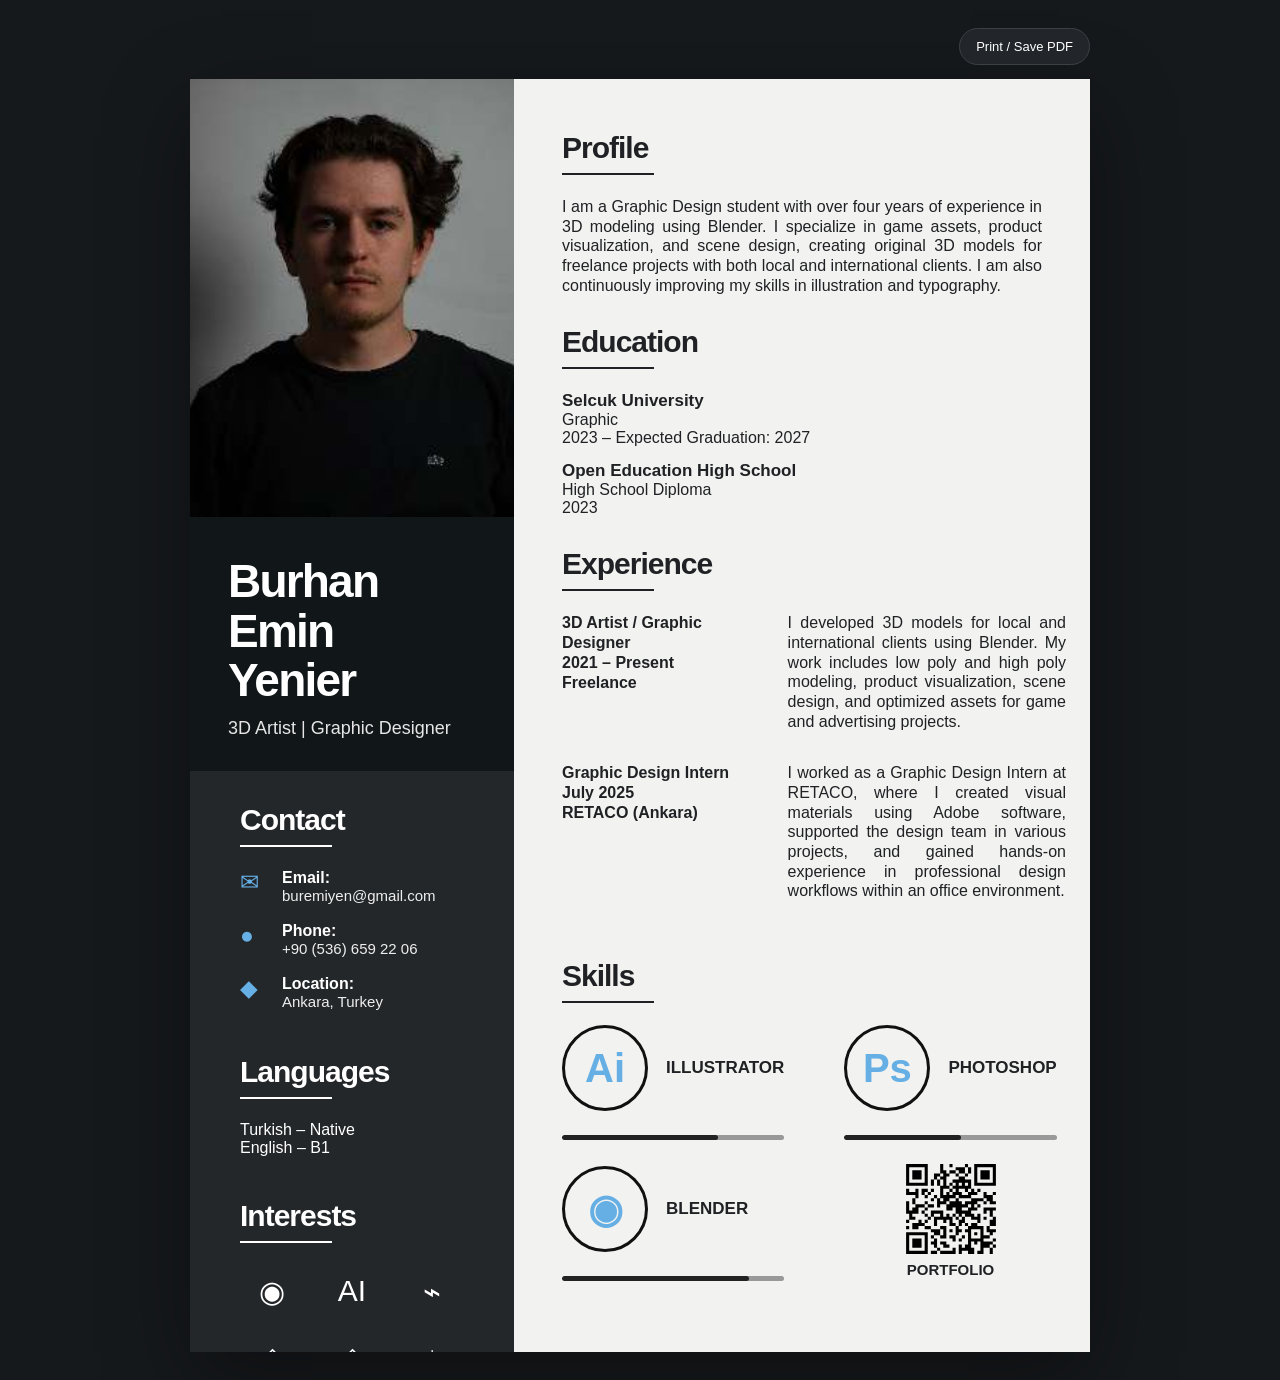
<file: cv-en.html>
<!doctype html><html lang="en"><head><meta charset="utf-8"><meta name="viewport" content="width=900"><meta name="theme-color" content="#16191c"><title>Burhan Emin Yenier — CV</title><style>
*{box-sizing:border-box}html,body{margin:0;background:#16191c;color:#202124;font-family:Arial,Helvetica,sans-serif;-webkit-font-smoothing:antialiased}body{padding:28px}.bar{width:900px;max-width:100%;margin:0 auto 14px;display:flex;justify-content:flex-end}.print{appearance:none;border:1px solid #3b4044;background:#22262a;color:#fff;border-radius:999px;padding:10px 16px;font-size:13px;cursor:pointer;-webkit-tap-highlight-color:transparent}.sheet{width:900px;height:1273px;margin:0 auto;background:#f2f2f1;display:grid;grid-template-columns:36% 64%;overflow:hidden;box-shadow:0 28px 80px rgba(0,0,0,.4)}.left{background:#23272a;color:#fff;display:flex;flex-direction:column}.photo{height:438px;background:#999 center/cover no-repeat}.identity{background:#111619;padding:40px 38px 32px}.identity h1{margin:0;font-size:46px;line-height:1.08;letter-spacing:-1.8px}.identity p{margin:12px 0 0;font-size:18px;font-weight:300;color:#e6e6e6}.left-info{padding:32px 50px 30px}.left h2,.right h2{margin:0;font-size:30px;letter-spacing:-1px}.rule{width:92px;height:2px;background:currentColor;margin:8px 0 22px}.contact{display:grid;gap:17px;margin-bottom:44px}.contact-row{display:grid;grid-template-columns:28px 1fr;gap:14px;align-items:start}.contact-row .sym{font-size:23px;color:#67b0e6}.contact-row b{display:block;font-size:16px}.contact-row span{font-size:15px;color:#eee}.langs{font-size:16px;margin-bottom:42px}.interests{display:grid;grid-template-columns:repeat(3,1fr);gap:18px 16px;margin-top:24px}.interest{height:48px;display:grid;place-items:center;color:#fff;font-size:30px}.right{padding:52px 48px 34px}.right section{margin-bottom:30px}.right p{font-size:16px;line-height:1.23;margin:0;text-align:justify}.edu{display:grid;gap:14px;font-size:16px}.edu b{font-size:17px}.experience{display:grid;gap:32px}.job{display:grid;grid-template-columns:42% 58%;gap:24px}.job .meta{font-size:16px;line-height:1.25}.job .meta b{display:block}.skills{margin-top:58px}.skill-grid{display:grid;grid-template-columns:1fr 1fr;gap:26px 60px}.skill{display:grid;grid-template-columns:92px 1fr;align-items:center;gap:12px}.skill-logo{width:86px;height:86px;border:3px solid #111;border-radius:50%;display:grid;place-items:center;font-size:40px;font-weight:800;color:#65afe5}.skill-name{font-size:17px;font-weight:800}.meter{height:5px;background:#999;margin-top:24px;border-radius:10px;overflow:hidden}.meter i{display:block;height:100%;background:#222;border-radius:10px}.portfolio{grid-column:2;display:grid;justify-items:center;align-self:start;margin-top:-5px}.portfolio img{width:96px;height:96px;image-rendering:auto}.portfolio b{font-size:15px;margin-top:4px}@media(max-width:900px){body{padding:0}.bar{position:fixed;z-index:20;right:12px;top:12px;width:auto}.sheet{transform-origin:top left;box-shadow:none}}@media print{body{padding:0;background:#fff}.bar{display:none}.sheet{width:210mm;height:297mm;box-shadow:none}.photo{height:102mm}.identity h1{font-size:34px}.identity p{font-size:14px}.left-info{padding:25px 38px}.right{padding:38px 36px}.right p,.edu,.job .meta{font-size:12px}.right h2,.left h2{font-size:23px}.skill-logo{width:64px;height:64px;font-size:30px}.portfolio img{width:72px;height:72px}}
</style></head><body><div class="bar"><button class="print" onclick="window.print()">Print / Save PDF</button></div><main class="sheet"><aside class="left"><div class="photo" style="background-image:url('cv-photo.svg')"></div><div class="identity"><h1>Burhan Emin<br>Yenier</h1><p>3D Artist | Graphic Designer</p></div><div class="left-info"><h2>Contact</h2><div class="rule"></div><div class="contact"><div class="contact-row"><span class="sym">✉</span><div><b>Email:</b><span>buremiyen@gmail.com</span></div></div><div class="contact-row"><span class="sym">●</span><div><b>Phone:</b><span>+90 (536) 659 22 06</span></div></div><div class="contact-row"><span class="sym">◆</span><div><b>Location:</b><span>Ankara, Turkey</span></div></div></div><h2>Languages</h2><div class="rule"></div><div class="langs">Turkish – Native<br>English – B1</div><h2>Interests</h2><div class="rule"></div><div class="interests"><div class="interest">◉</div><div class="interest">AI</div><div class="interest">⌁</div><div class="interest">◇</div><div class="interest">◈</div><div class="interest">♪</div></div></div></aside><article class="right"><section><h2>Profile</h2><div class="rule"></div><p>I am a Graphic Design student with over four years of experience in 3D modeling using Blender. I specialize in game assets, product visualization, and scene design, creating original 3D models for freelance projects with both local and international clients. I am also continuously improving my skills in illustration and typography.</p></section><section><h2>Education</h2><div class="rule"></div><div class="edu"><div><b>Selcuk University</b><br>Graphic<br>2023 – Expected Graduation: 2027</div><div><b>Open Education High School</b><br>High School Diploma<br>2023</div></div></section><section><h2>Experience</h2><div class="rule"></div><div class="experience"><div class="job"><div class="meta"><b>3D Artist / Graphic Designer</b><b>2021 – Present</b><b>Freelance</b></div><p>I developed 3D models for local and international clients using Blender. My work includes low poly and high poly modeling, product visualization, scene design, and optimized assets for game and advertising projects.</p></div><div class="job"><div class="meta"><b>Graphic Design Intern</b><b>July 2025</b><b>RETACO (Ankara)</b></div><p>I worked as a Graphic Design Intern at RETACO, where I created visual materials using Adobe software, supported the design team in various projects, and gained hands-on experience in professional design workflows within an office environment.</p></div></div></section><section class="skills"><h2>Skills</h2><div class="rule"></div><div class="skill-grid"><div><div class="skill"><div class="skill-logo">Ai</div><div class="skill-name">ILLUSTRATOR</div></div><div class="meter"><i style="width:70%"></i></div></div><div><div class="skill"><div class="skill-logo">Ps</div><div class="skill-name">PHOTOSHOP</div></div><div class="meter"><i style="width:55%"></i></div></div><div><div class="skill"><div class="skill-logo">◉</div><div class="skill-name">BLENDER</div></div><div class="meter"><i style="width:84%"></i></div></div><div class="portfolio"><img src="behance-qr.svg" alt="Behance portfolio QR"><b>PORTFOLIO</b></div></div></section></article></main></body></html>
</file>
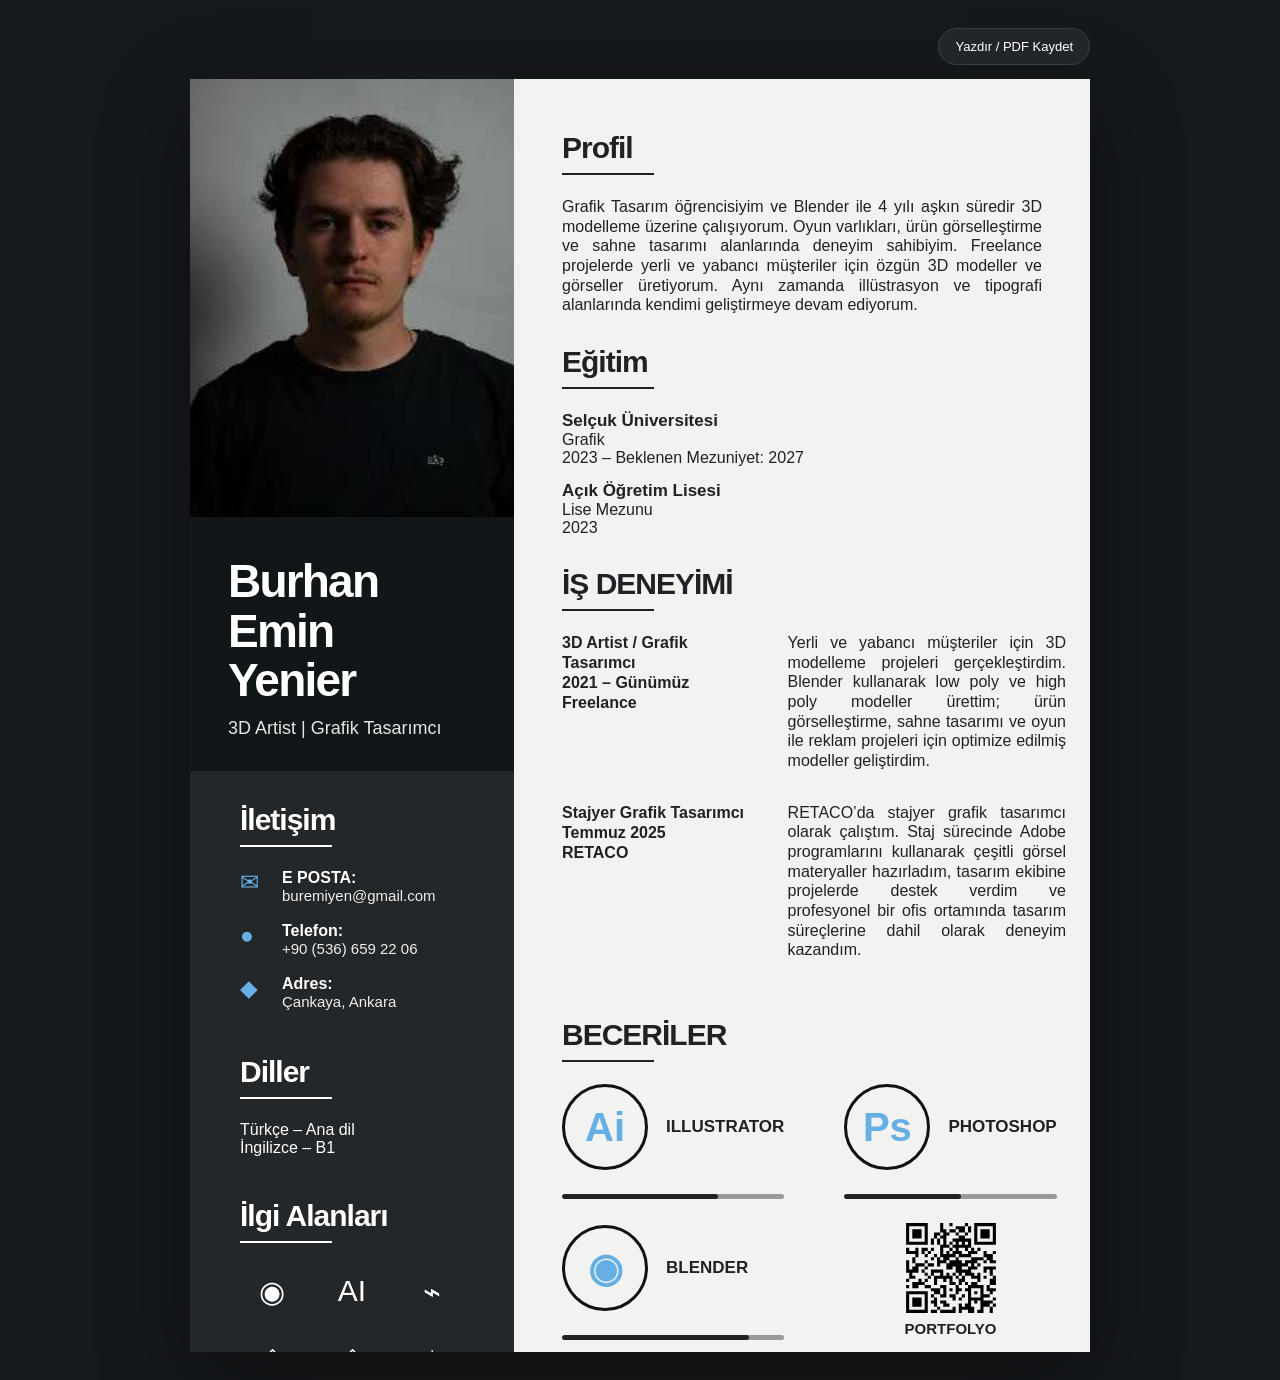
<file: cv-tr.html>
<!doctype html><html lang="tr"><head><meta charset="utf-8"><meta name="viewport" content="width=900"><meta name="theme-color" content="#16191c"><title>Burhan Emin Yenier — CV</title><style>
*{box-sizing:border-box}html,body{margin:0;background:#16191c;color:#202124;font-family:Arial,Helvetica,sans-serif;-webkit-font-smoothing:antialiased}body{padding:28px}.bar{width:900px;max-width:100%;margin:0 auto 14px;display:flex;justify-content:flex-end}.print{appearance:none;border:1px solid #3b4044;background:#22262a;color:#fff;border-radius:999px;padding:10px 16px;font-size:13px;cursor:pointer;-webkit-tap-highlight-color:transparent}.sheet{width:900px;height:1273px;margin:0 auto;background:#f2f2f1;display:grid;grid-template-columns:36% 64%;overflow:hidden;box-shadow:0 28px 80px rgba(0,0,0,.4)}.left{background:#23272a;color:#fff;display:flex;flex-direction:column}.photo{height:438px;background:#999 center/cover no-repeat}.identity{background:#111619;padding:40px 38px 32px}.identity h1{margin:0;font-size:46px;line-height:1.08;letter-spacing:-1.8px}.identity p{margin:12px 0 0;font-size:18px;font-weight:300;color:#e6e6e6}.left-info{padding:32px 50px 30px}.left h2,.right h2{margin:0;font-size:30px;letter-spacing:-1px}.rule{width:92px;height:2px;background:currentColor;margin:8px 0 22px}.contact{display:grid;gap:17px;margin-bottom:44px}.contact-row{display:grid;grid-template-columns:28px 1fr;gap:14px;align-items:start}.contact-row .sym{font-size:23px;color:#67b0e6}.contact-row b{display:block;font-size:16px}.contact-row span{font-size:15px;color:#eee}.langs{font-size:16px;margin-bottom:42px}.interests{display:grid;grid-template-columns:repeat(3,1fr);gap:18px 16px;margin-top:24px}.interest{height:48px;display:grid;place-items:center;color:#fff;font-size:30px}.right{padding:52px 48px 34px}.right section{margin-bottom:30px}.right p{font-size:16px;line-height:1.23;margin:0;text-align:justify}.edu{display:grid;gap:14px;font-size:16px}.edu b{font-size:17px}.experience{display:grid;gap:32px}.job{display:grid;grid-template-columns:42% 58%;gap:24px}.job .meta{font-size:16px;line-height:1.25}.job .meta b{display:block}.skills{margin-top:58px}.skill-grid{display:grid;grid-template-columns:1fr 1fr;gap:26px 60px}.skill{display:grid;grid-template-columns:92px 1fr;align-items:center;gap:12px}.skill-logo{width:86px;height:86px;border:3px solid #111;border-radius:50%;display:grid;place-items:center;font-size:40px;font-weight:800;color:#65afe5}.skill-name{font-size:17px;font-weight:800}.meter{height:5px;background:#999;margin-top:24px;border-radius:10px;overflow:hidden}.meter i{display:block;height:100%;background:#222;border-radius:10px}.portfolio{grid-column:2;display:grid;justify-items:center;align-self:start;margin-top:-5px}.portfolio img{width:96px;height:96px;image-rendering:auto}.portfolio b{font-size:15px;margin-top:4px}@media(max-width:900px){body{padding:0}.bar{position:fixed;z-index:20;right:12px;top:12px;width:auto}.sheet{transform-origin:top left;box-shadow:none}}@media print{body{padding:0;background:#fff}.bar{display:none}.sheet{width:210mm;height:297mm;box-shadow:none}.photo{height:102mm}.identity h1{font-size:34px}.identity p{font-size:14px}.left-info{padding:25px 38px}.right{padding:38px 36px}.right p,.edu,.job .meta{font-size:12px}.right h2,.left h2{font-size:23px}.skill-logo{width:64px;height:64px;font-size:30px}.portfolio img{width:72px;height:72px}}
</style></head><body><div class="bar"><button class="print" onclick="window.print()">Yazdır / PDF Kaydet</button></div><main class="sheet"><aside class="left"><div class="photo" style="background-image:url('cv-photo.svg')"></div><div class="identity"><h1>Burhan Emin<br>Yenier</h1><p>3D Artist | Grafik Tasarımcı</p></div><div class="left-info"><h2>İletişim</h2><div class="rule"></div><div class="contact"><div class="contact-row"><span class="sym">✉</span><div><b>E POSTA:</b><span>buremiyen@gmail.com</span></div></div><div class="contact-row"><span class="sym">●</span><div><b>Telefon:</b><span>+90 (536) 659 22 06</span></div></div><div class="contact-row"><span class="sym">◆</span><div><b>Adres:</b><span>Çankaya, Ankara</span></div></div></div><h2>Diller</h2><div class="rule"></div><div class="langs">Türkçe – Ana dil<br>İngilizce – B1</div><h2>İlgi Alanları</h2><div class="rule"></div><div class="interests"><div class="interest">◉</div><div class="interest">AI</div><div class="interest">⌁</div><div class="interest">◇</div><div class="interest">◈</div><div class="interest">♪</div></div></div></aside><article class="right"><section><h2>Profil</h2><div class="rule"></div><p>Grafik Tasarım öğrencisiyim ve Blender ile 4 yılı aşkın süredir 3D modelleme üzerine çalışıyorum. Oyun varlıkları, ürün görselleştirme ve sahne tasarımı alanlarında deneyim sahibiyim. Freelance projelerde yerli ve yabancı müşteriler için özgün 3D modeller ve görseller üretiyorum. Aynı zamanda illüstrasyon ve tipografi alanlarında kendimi geliştirmeye devam ediyorum.</p></section><section><h2>Eğitim</h2><div class="rule"></div><div class="edu"><div><b>Selçuk Üniversitesi</b><br>Grafik<br>2023 – Beklenen Mezuniyet: 2027</div><div><b>Açık Öğretim Lisesi</b><br>Lise Mezunu<br>2023</div></div></section><section><h2>İŞ DENEYİMİ</h2><div class="rule"></div><div class="experience"><div class="job"><div class="meta"><b>3D Artist / Grafik Tasarımcı</b><b>2021 – Günümüz</b><b>Freelance</b></div><p>Yerli ve yabancı müşteriler için 3D modelleme projeleri gerçekleştirdim. Blender kullanarak low poly ve high poly modeller ürettim; ürün görselleştirme, sahne tasarımı ve oyun ile reklam projeleri için optimize edilmiş modeller geliştirdim.</p></div><div class="job"><div class="meta"><b>Stajyer Grafik Tasarımcı</b><b>Temmuz 2025</b><b>RETACO</b></div><p>RETACO’da stajyer grafik tasarımcı olarak çalıştım. Staj sürecinde Adobe programlarını kullanarak çeşitli görsel materyaller hazırladım, tasarım ekibine projelerde destek verdim ve profesyonel bir ofis ortamında tasarım süreçlerine dahil olarak deneyim kazandım.</p></div></div></section><section class="skills"><h2>BECERİLER</h2><div class="rule"></div><div class="skill-grid"><div><div class="skill"><div class="skill-logo">Ai</div><div class="skill-name">ILLUSTRATOR</div></div><div class="meter"><i style="width:70%"></i></div></div><div><div class="skill"><div class="skill-logo">Ps</div><div class="skill-name">PHOTOSHOP</div></div><div class="meter"><i style="width:55%"></i></div></div><div><div class="skill"><div class="skill-logo">◉</div><div class="skill-name">BLENDER</div></div><div class="meter"><i style="width:84%"></i></div></div><div class="portfolio"><img src="behance-qr.svg" alt="Behance portfolio QR"><b>PORTFOLYO</b></div></div></section></article></main></body></html>
</file>
